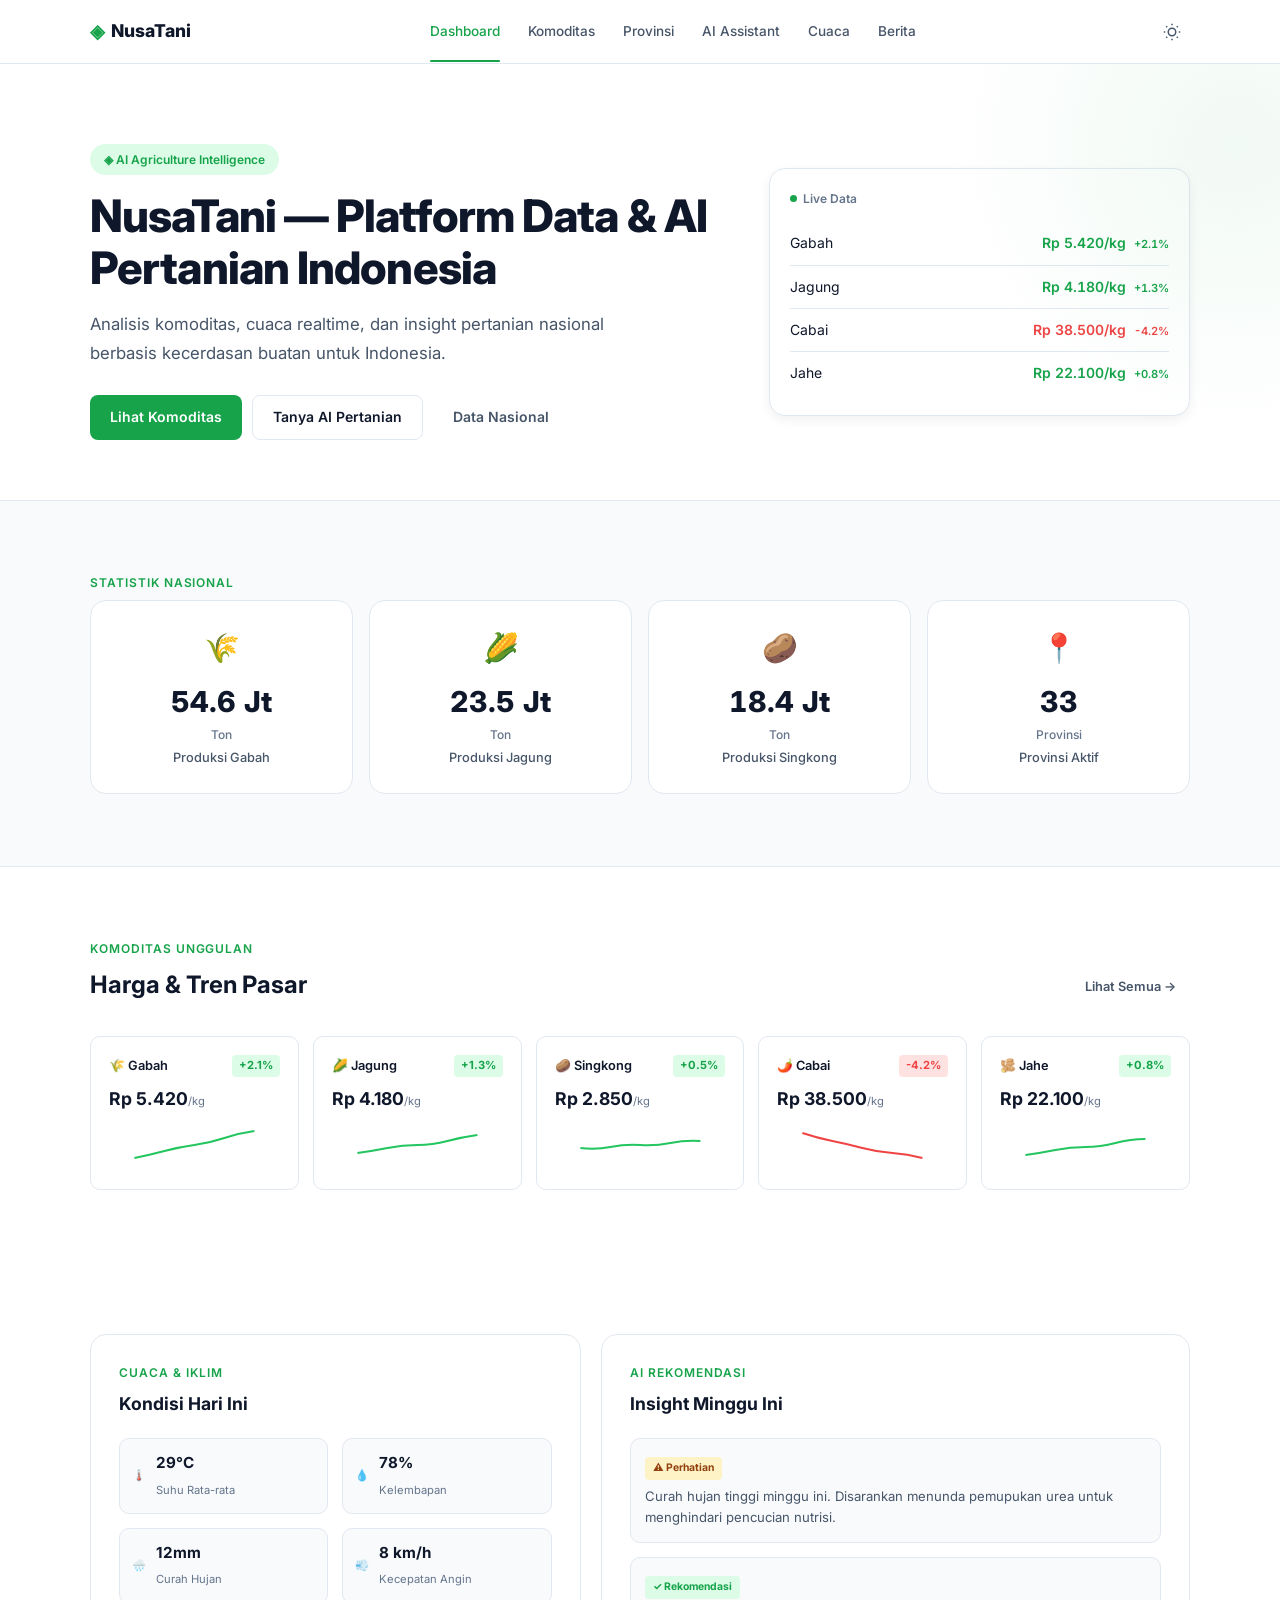
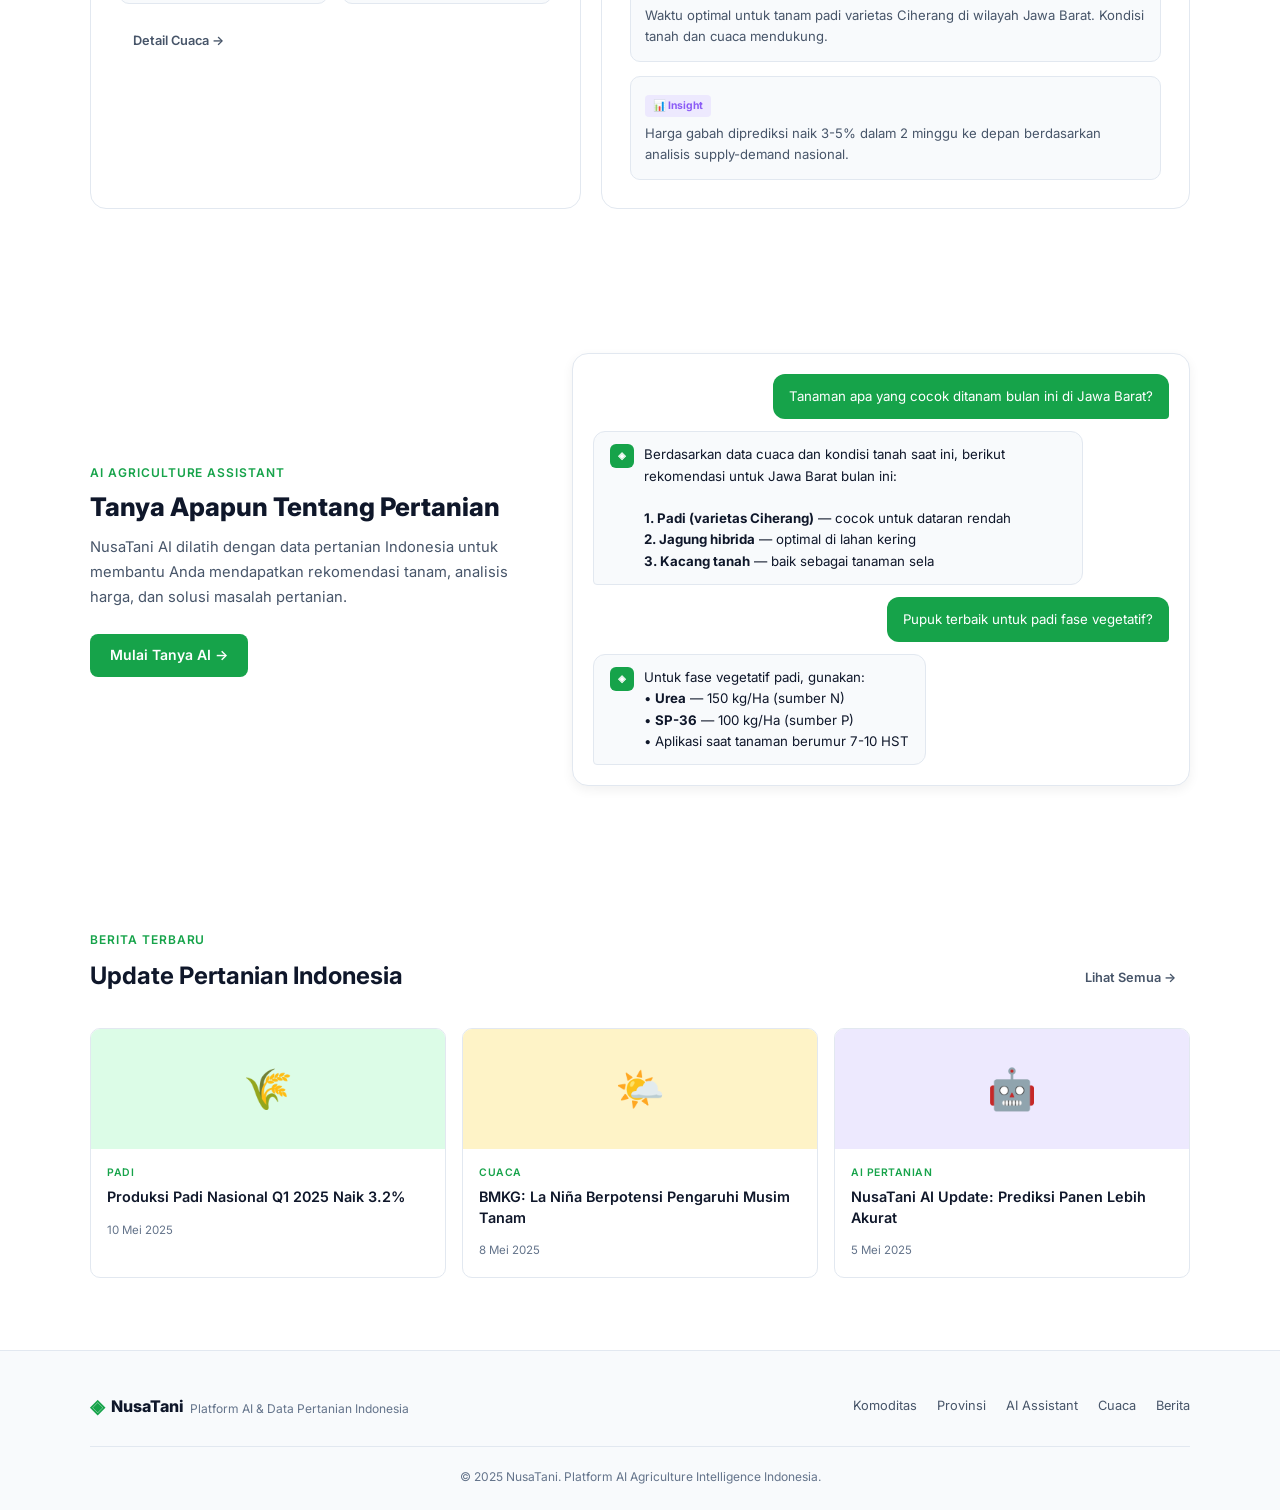
<file: index.html>
<!DOCTYPE html>
<html lang="id">
<head>
<meta charset="UTF-8">
<meta name="viewport" content="width=device-width, initial-scale=1.0">
<title>NusaTani — AI Agriculture Intelligence Platform Indonesia</title>
<meta name="description" content="Platform data dan AI pertanian Indonesia untuk analisis komoditas, cuaca, dan insight pertanian nasional.">
<link rel="preconnect" href="https://fonts.googleapis.com">
<link href="https://fonts.googleapis.com/css2?family=Inter:wght@300;400;500;600;700;800;900&display=swap" rel="stylesheet">
<link rel="stylesheet" href="styles.css">
</head>
<body>
<!-- Navbar -->
<nav id="navbar" class="navbar">
<div class="container nav-inner">
<a href="/" class="nav-brand"><span class="brand-icon">◈</span> NusaTani</a>
<div class="nav-links" id="navLinks">
<a href="/" class="active">Dashboard</a>
<a href="commodities.html">Komoditas</a>
<a href="province.html">Provinsi</a>
<a href="ai-assistant.html">AI Assistant</a>
<a href="weather.html">Cuaca</a>
<a href="news.html">Berita</a>
</div>
<div class="nav-actions">
<button id="darkToggle" class="icon-btn" aria-label="Toggle dark mode">
<svg class="sun-icon" width="18" height="18" viewBox="0 0 24 24" fill="none" stroke="currentColor" stroke-width="2"><circle cx="12" cy="12" r="5"/><path d="M12 1v2M12 21v2M4.22 4.22l1.42 1.42M18.36 18.36l1.42 1.42M1 12h2M21 12h2M4.22 19.78l1.42-1.42M18.36 5.64l1.42-1.42"/></svg>
<svg class="moon-icon" width="18" height="18" viewBox="0 0 24 24" fill="none" stroke="currentColor" stroke-width="2"><path d="M21 12.79A9 9 0 1111.21 3 7 7 0 0021 12.79z"/></svg>
</button>
<button id="mobileMenu" class="icon-btn mobile-only" aria-label="Menu">
<svg width="22" height="22" viewBox="0 0 24 24" fill="none" stroke="currentColor" stroke-width="2"><path d="M3 12h18M3 6h18M3 18h18"/></svg>
</button>
</div>
</div>
</nav>

<!-- Hero -->
<section class="hero">
<div class="container">
<div class="hero-content">
<div class="hero-badge">◈ AI Agriculture Intelligence</div>
<h1>NusaTani — Platform Data & AI<br>Pertanian Indonesia</h1>
<p class="hero-desc">Analisis komoditas, cuaca realtime, dan insight pertanian nasional berbasis kecerdasan buatan untuk Indonesia.</p>
<div class="hero-actions">
<a href="commodities.html" class="btn btn-primary">Lihat Komoditas</a>
<a href="ai-assistant.html" class="btn btn-secondary">Tanya AI Pertanian</a>
<a href="province.html" class="btn btn-ghost">Data Nasional</a>
</div>
</div>
<div class="hero-visual">
<div class="hero-card">
<div class="hc-header"><span class="hc-dot green"></span> Live Data</div>
<div class="hc-row"><span>Gabah</span><span class="hc-val green">Rp 5.420/kg <small>+2.1%</small></span></div>
<div class="hc-row"><span>Jagung</span><span class="hc-val green">Rp 4.180/kg <small>+1.3%</small></span></div>
<div class="hc-row"><span>Cabai</span><span class="hc-val red">Rp 38.500/kg <small>-4.2%</small></span></div>
<div class="hc-row"><span>Jahe</span><span class="hc-val green">Rp 22.100/kg <small>+0.8%</small></span></div>
</div>
</div>
</div>
</section>

<!-- National Stats -->
<section class="section stats-section">
<div class="container">
<div class="section-label">Statistik Nasional</div>
<div class="stats-grid">
<div class="stat-card">
<div class="stat-icon">🌾</div>
<div class="stat-val" data-target="54740000">0</div>
<div class="stat-unit">Ton</div>
<div class="stat-label">Produksi Gabah</div>
</div>
<div class="stat-card">
<div class="stat-icon">🌽</div>
<div class="stat-val" data-target="23580000">0</div>
<div class="stat-unit">Ton</div>
<div class="stat-label">Produksi Jagung</div>
</div>
<div class="stat-card">
<div class="stat-icon">🥔</div>
<div class="stat-val" data-target="18430000">0</div>
<div class="stat-unit">Ton</div>
<div class="stat-label">Produksi Singkong</div>
</div>
<div class="stat-card">
<div class="stat-icon">📍</div>
<div class="stat-val" data-target="34">0</div>
<div class="stat-unit">Provinsi</div>
<div class="stat-label">Provinsi Aktif</div>
</div>
</div>
</div>
</section>

<!-- Top Commodities -->
<section class="section commodities-section">
<div class="container">
<div class="section-header">
<div>
<div class="section-label">Komoditas Unggulan</div>
<h2>Harga & Tren Pasar</h2>
</div>
<a href="commodities.html" class="btn btn-ghost btn-sm">Lihat Semua →</a>
</div>
<div class="commodity-grid">
<div class="commodity-card">
<div class="cm-top"><span class="cm-name">🌾 Gabah</span><span class="cm-change green">+2.1%</span></div>
<div class="cm-price">Rp 5.420<small>/kg</small></div>
<svg class="cm-chart" viewBox="0 0 120 40"><path d="M0,35 Q15,32 30,28 T60,22 T90,15 T120,8" fill="none" stroke="#22c55e" stroke-width="2"/></svg>
</div>
<div class="commodity-card">
<div class="cm-top"><span class="cm-name">🌽 Jagung</span><span class="cm-change green">+1.3%</span></div>
<div class="cm-price">Rp 4.180<small>/kg</small></div>
<svg class="cm-chart" viewBox="0 0 120 40"><path d="M0,30 Q15,28 30,25 T60,22 T90,18 T120,12" fill="none" stroke="#22c55e" stroke-width="2"/></svg>
</div>
<div class="commodity-card">
<div class="cm-top"><span class="cm-name">🥔 Singkong</span><span class="cm-change green">+0.5%</span></div>
<div class="cm-price">Rp 2.850<small>/kg</small></div>
<svg class="cm-chart" viewBox="0 0 120 40"><path d="M0,25 Q15,27 30,24 T60,22 T90,20 T120,18" fill="none" stroke="#22c55e" stroke-width="2"/></svg>
</div>
<div class="commodity-card">
<div class="cm-top"><span class="cm-name">🌶️ Cabai</span><span class="cm-change red">-4.2%</span></div>
<div class="cm-price">Rp 38.500<small>/kg</small></div>
<svg class="cm-chart" viewBox="0 0 120 40"><path d="M0,10 Q15,15 30,18 T60,25 T90,30 T120,35" fill="none" stroke="#ef4444" stroke-width="2"/></svg>
</div>
<div class="commodity-card">
<div class="cm-top"><span class="cm-name">🫚 Jahe</span><span class="cm-change green">+0.8%</span></div>
<div class="cm-price">Rp 22.100<small>/kg</small></div>
<svg class="cm-chart" viewBox="0 0 120 40"><path d="M0,32 Q15,30 30,27 T60,24 T90,20 T120,16" fill="none" stroke="#22c55e" stroke-width="2"/></svg>
</div>
</div>
</div>
</section>

<!-- Weather & Recommendation -->
<section class="section weather-section">
<div class="container">
<div class="weather-grid">
<div class="weather-card">
<div class="section-label">Cuaca & Iklim</div>
<h3>Kondisi Hari Ini</h3>
<div class="weather-data">
<div class="wd-item"><span class="wd-icon">🌡️</span><div><strong>29°C</strong><span>Suhu Rata-rata</span></div></div>
<div class="wd-item"><span class="wd-icon">💧</span><div><strong>78%</strong><span>Kelembapan</span></div></div>
<div class="wd-item"><span class="wd-icon">🌧️</span><div><strong>12mm</strong><span>Curah Hujan</span></div></div>
<div class="wd-item"><span class="wd-icon">💨</span><div><strong>8 km/h</strong><span>Kecepatan Angin</span></div></div>
</div>
<a href="weather.html" class="btn btn-ghost btn-sm">Detail Cuaca →</a>
</div>
<div class="rec-card">
<div class="section-label">AI Rekomendasi</div>
<h3>Insight Minggu Ini</h3>
<div class="rec-list">
<div class="rec-item">
<span class="rec-badge warning">⚠️ Perhatian</span>
<p>Curah hujan tinggi minggu ini. Disarankan menunda pemupukan urea untuk menghindari pencucian nutrisi.</p>
</div>
<div class="rec-item">
<span class="rec-badge success">✓ Rekomendasi</span>
<p>Waktu optimal untuk tanam padi varietas Ciherang di wilayah Jawa Barat. Kondisi tanah dan cuaca mendukung.</p>
</div>
<div class="rec-item">
<span class="rec-badge info">📊 Insight</span>
<p>Harga gabah diprediksi naik 3-5% dalam 2 minggu ke depan berdasarkan analisis supply-demand nasional.</p>
</div>
</div>
</div>
</div>
</div>
</section>

<!-- AI Assistant Preview -->
<section class="section ai-section">
<div class="container">
<div class="ai-grid">
<div class="ai-info">
<div class="section-label">AI Agriculture Assistant</div>
<h2>Tanya Apapun Tentang Pertanian</h2>
<p>NusaTani AI dilatih dengan data pertanian Indonesia untuk membantu Anda mendapatkan rekomendasi tanam, analisis harga, dan solusi masalah pertanian.</p>
<a href="ai-assistant.html" class="btn btn-primary">Mulai Tanya AI →</a>
</div>
<div class="ai-preview">
<div class="chat-window">
<div class="chat-msg user">Tanaman apa yang cocok ditanam bulan ini di Jawa Barat?</div>
<div class="chat-msg ai">
<div class="ai-avatar">◈</div>
<div class="chat-text">Berdasarkan data cuaca dan kondisi tanah saat ini, berikut rekomendasi untuk Jawa Barat bulan ini:<br><br><strong>1. Padi (varietas Ciherang)</strong> — cocok untuk dataran rendah<br><strong>2. Jagung hibrida</strong> — optimal di lahan kering<br><strong>3. Kacang tanah</strong> — baik sebagai tanaman sela</div>
</div>
<div class="chat-msg user">Pupuk terbaik untuk padi fase vegetatif?</div>
<div class="chat-msg ai">
<div class="ai-avatar">◈</div>
<div class="chat-text">Untuk fase vegetatif padi, gunakan:<br>• <strong>Urea</strong> — 150 kg/Ha (sumber N)<br>• <strong>SP-36</strong> — 100 kg/Ha (sumber P)<br>• Aplikasi saat tanaman berumur 7-10 HST</div>
</div>
</div>
</div>
</div>
</div>
</section>

<!-- News -->
<section class="section news-section">
<div class="container">
<div class="section-header">
<div>
<div class="section-label">Berita Terbaru</div>
<h2>Update Pertanian Indonesia</h2>
</div>
<a href="news.html" class="btn btn-ghost btn-sm">Lihat Semua →</a>
</div>
<div class="news-grid">
<article class="news-card">
<div class="news-img" style="background:#dcfce7">🌾</div>
<div class="news-body">
<span class="news-cat">Padi</span>
<h4>Produksi Padi Nasional Q1 2025 Naik 3.2%</h4>
<span class="news-date">10 Mei 2025</span>
</div>
</article>
<article class="news-card">
<div class="news-img" style="background:#fef3c7">🌤️</div>
<div class="news-body">
<span class="news-cat">Cuaca</span>
<h4>BMKG: La Niña Berpotensi Pengaruhi Musim Tanam</h4>
<span class="news-date">8 Mei 2025</span>
</div>
</article>
<article class="news-card">
<div class="news-img" style="background:#ede9fe">🤖</div>
<div class="news-body">
<span class="news-cat">AI Pertanian</span>
<h4>NusaTani AI Update: Prediksi Panen Lebih Akurat</h4>
<span class="news-date">5 Mei 2025</span>
</div>
</article>
</div>
</div>
</section>

<!-- Footer -->
<footer class="footer">
<div class="container">
<div class="footer-inner">
<div class="footer-brand">
<span class="brand-icon">◈</span> NusaTani
<p>Platform AI & Data Pertanian Indonesia</p>
</div>
<div class="footer-links">
<a href="commodities.html">Komoditas</a>
<a href="province.html">Provinsi</a>
<a href="ai-assistant.html">AI Assistant</a>
<a href="weather.html">Cuaca</a>
<a href="news.html">Berita</a>
</div>
</div>
<div class="footer-bottom">
<p>© 2025 NusaTani. Platform AI Agriculture Intelligence Indonesia.</p>
</div>
</div>
</footer>

<script src="script.js"></script>
</body>
</html>
</file>
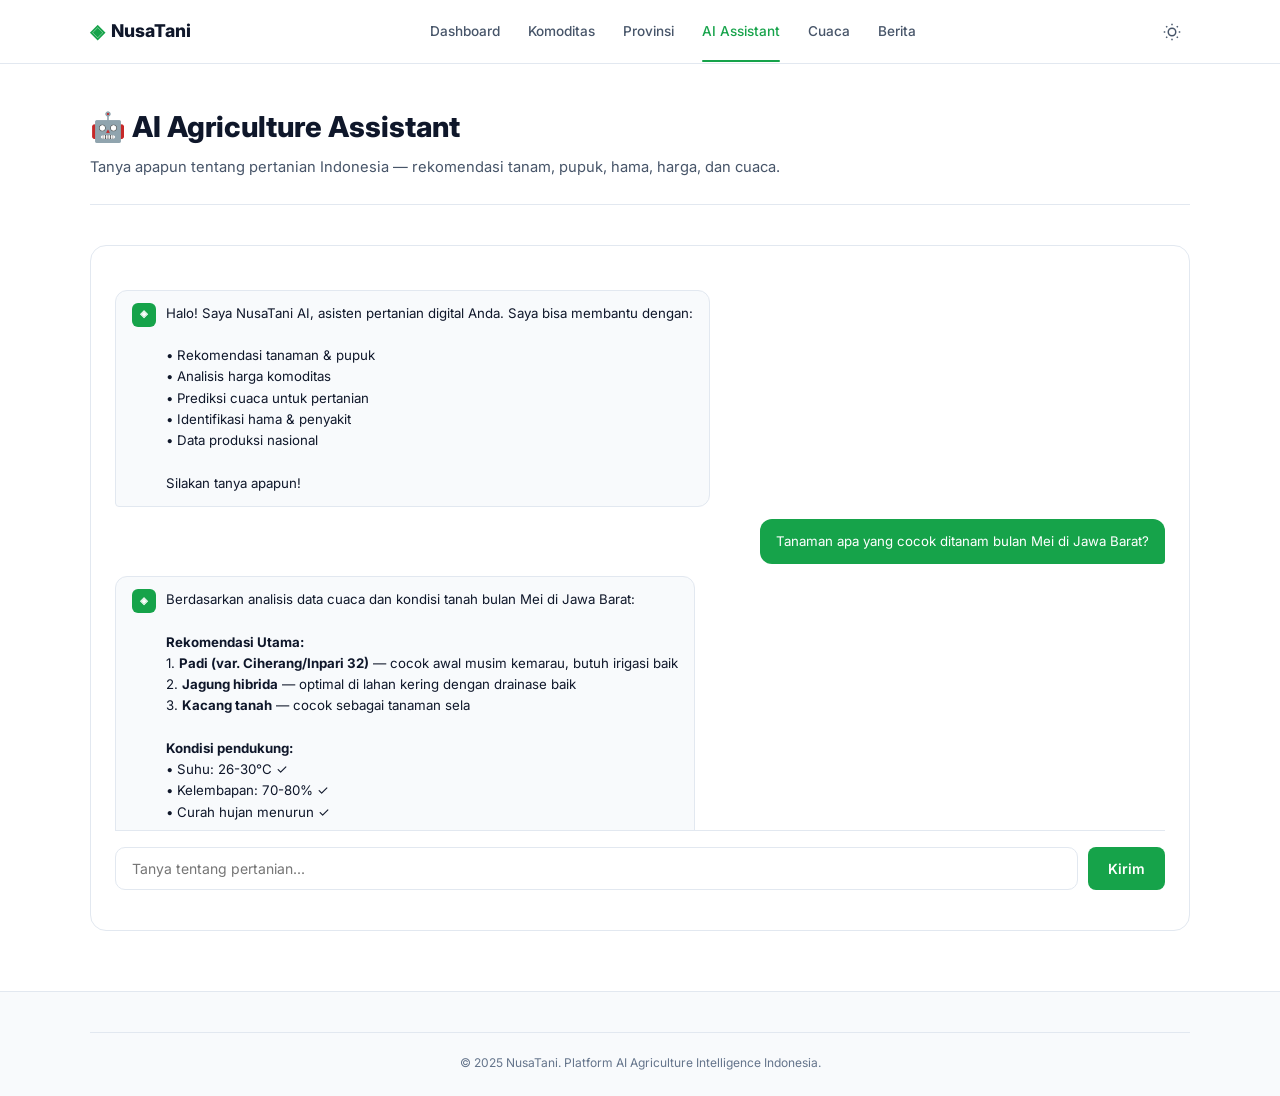
<file: ai-assistant.html>
<!DOCTYPE html>
<html lang="id">
<head>
<meta charset="UTF-8">
<meta name="viewport" content="width=device-width, initial-scale=1.0">
<title>AI Assistant — NusaTani</title>
<meta name="description" content="NusaTani AI Agriculture Assistant - tanya apapun tentang pertanian Indonesia.">
<link href="https://fonts.googleapis.com/css2?family=Inter:wght@300;400;500;600;700;800;900&display=swap" rel="stylesheet">
<link rel="stylesheet" href="styles.css">
</head>
<body>
<nav id="navbar" class="navbar">
<div class="container nav-inner">
<a href="/" class="nav-brand"><span class="brand-icon">◈</span> NusaTani</a>
<div class="nav-links" id="navLinks">
<a href="/">Dashboard</a>
<a href="commodities.html">Komoditas</a>
<a href="province.html">Provinsi</a>
<a href="ai-assistant.html" class="active">AI Assistant</a>
<a href="weather.html">Cuaca</a>
<a href="news.html">Berita</a>
</div>
<div class="nav-actions">
<button id="darkToggle" class="icon-btn"><svg class="sun-icon" width="18" height="18" viewBox="0 0 24 24" fill="none" stroke="currentColor" stroke-width="2"><circle cx="12" cy="12" r="5"/><path d="M12 1v2M12 21v2M4.22 4.22l1.42 1.42M18.36 18.36l1.42 1.42M1 12h2M21 12h2M4.22 19.78l1.42-1.42M18.36 5.64l1.42-1.42"/></svg><svg class="moon-icon" width="18" height="18" viewBox="0 0 24 24" fill="none" stroke="currentColor" stroke-width="2"><path d="M21 12.79A9 9 0 1111.21 3 7 7 0 0021 12.79z"/></svg></button>
<button id="mobileMenu" class="icon-btn mobile-only"><svg width="22" height="22" viewBox="0 0 24 24" fill="none" stroke="currentColor" stroke-width="2"><path d="M3 12h18M3 6h18M3 18h18"/></svg></button>
</div>
</div>
</nav>

<div class="container">
<div class="page-header">
<h1>🤖 AI Agriculture Assistant</h1>
<p>Tanya apapun tentang pertanian Indonesia — rekomendasi tanam, pupuk, hama, harga, dan cuaca.</p>
</div>

<div class="page-content">
<div class="card">
<div class="chat-full">
<div class="chat-messages" id="chatMessages">
<div class="chat-msg ai">
<div class="ai-avatar">◈</div>
<div class="chat-text">Halo! Saya NusaTani AI, asisten pertanian digital Anda. Saya bisa membantu dengan:<br><br>• Rekomendasi tanaman & pupuk<br>• Analisis harga komoditas<br>• Prediksi cuaca untuk pertanian<br>• Identifikasi hama & penyakit<br>• Data produksi nasional<br><br>Silakan tanya apapun!</div>
</div>
<div class="chat-msg user">Tanaman apa yang cocok ditanam bulan Mei di Jawa Barat?</div>
<div class="chat-msg ai">
<div class="ai-avatar">◈</div>
<div class="chat-text">Berdasarkan analisis data cuaca dan kondisi tanah bulan Mei di Jawa Barat:<br><br><strong>Rekomendasi Utama:</strong><br>1. <strong>Padi (var. Ciherang/Inpari 32)</strong> — cocok awal musim kemarau, butuh irigasi baik<br>2. <strong>Jagung hibrida</strong> — optimal di lahan kering dengan drainase baik<br>3. <strong>Kacang tanah</strong> — cocok sebagai tanaman sela<br><br><strong>Kondisi pendukung:</strong><br>• Suhu: 26-30°C ✓<br>• Kelembapan: 70-80% ✓<br>• Curah hujan menurun ✓<br><br>⚠️ <em>Pastikan ketersediaan air irigasi karena memasuki musim kemarau.</em></div>
</div>
<div class="chat-msg user">Kenapa daun padi saya menguning?</div>
<div class="chat-msg ai">
<div class="ai-avatar">◈</div>
<div class="chat-text">Daun padi menguning bisa disebabkan beberapa faktor:<br><br><strong>Penyebab umum:</strong><br>1. <strong>Defisiensi Nitrogen</strong> — paling sering, daun tua menguning duluan<br>2. <strong>Kelebihan air (waterlogging)</strong> — akar kekurangan oksigen<br>3. <strong>Serangan hama wereng</strong> — cek bagian bawah batang<br>4. <strong>Penyakit tungro</strong> — jika disertai kerdil<br><br><strong>Solusi cepat:</strong><br>• Aplikasi urea 50-75 kg/Ha jika defisiensi N<br>• Perbaiki drainase jika tergenang<br>• Semprot insektisida jika ada wereng<br><br>📸 <em>Untuk diagnosis lebih akurat, upload foto tanaman Anda.</em></div>
</div>
</div>
<div class="chat-input-area">
<input type="text" class="chat-input" id="chatInput" placeholder="Tanya tentang pertanian...">
<button class="btn btn-primary" id="chatSend">Kirim</button>
</div>
</div>
</div>
</div>
</div>

<footer class="footer">
<div class="container"><div class="footer-bottom"><p>© 2025 NusaTani. Platform AI Agriculture Intelligence Indonesia.</p></div></div>
</footer>
<script src="script.js"></script>
<script>
const chatInput = document.getElementById('chatInput');
const chatSend = document.getElementById('chatSend');
const chatMessages = document.getElementById('chatMessages');
const responses = [
  'Berdasarkan data kami, harga gabah diprediksi naik 3-5% dalam 2 minggu ke depan. Saat ini adalah waktu yang baik untuk menahan penjualan jika memungkinkan.',
  'Untuk lahan di dataran rendah dengan pH tanah 5.5-6.5, saya merekomendasikan pupuk NPK 15-15-15 dengan dosis 300 kg/Ha untuk padi fase vegetatif.',
  'Cuaca minggu depan diprediksi cerah dengan kemungkinan hujan ringan. Kondisi ini optimal untuk penyemprotan pestisida dan pemupukan susulan.',
  'Berdasarkan data produksi 5 tahun terakhir, varietas Inpari 32 memberikan hasil terbaik di wilayah Jawa Barat dengan rata-rata 7.2 ton/Ha.',
  'Untuk mengatasi hama wereng cokelat, aplikasikan insektisida berbahan aktif imidakloprid 2ml/liter air. Semprot pada pagi atau sore hari.'
];
let resIdx = 0;
function sendMessage() {
  const text = chatInput.value.trim();
  if (!text) return;
  chatMessages.innerHTML += '<div class="chat-msg user">' + text + '</div>';
  chatInput.value = '';
  setTimeout(() => {
    chatMessages.innerHTML += '<div class="chat-msg ai"><div class="ai-avatar">◈</div><div class="chat-text">' + responses[resIdx % responses.length] + '</div></div>';
    resIdx++;
    chatMessages.scrollTop = chatMessages.scrollHeight;
  }, 800);
  chatMessages.scrollTop = chatMessages.scrollHeight;
}
chatSend.addEventListener('click', sendMessage);
chatInput.addEventListener('keydown', e => { if (e.key === 'Enter') sendMessage(); });
</script>
</body>
</html>
</file>
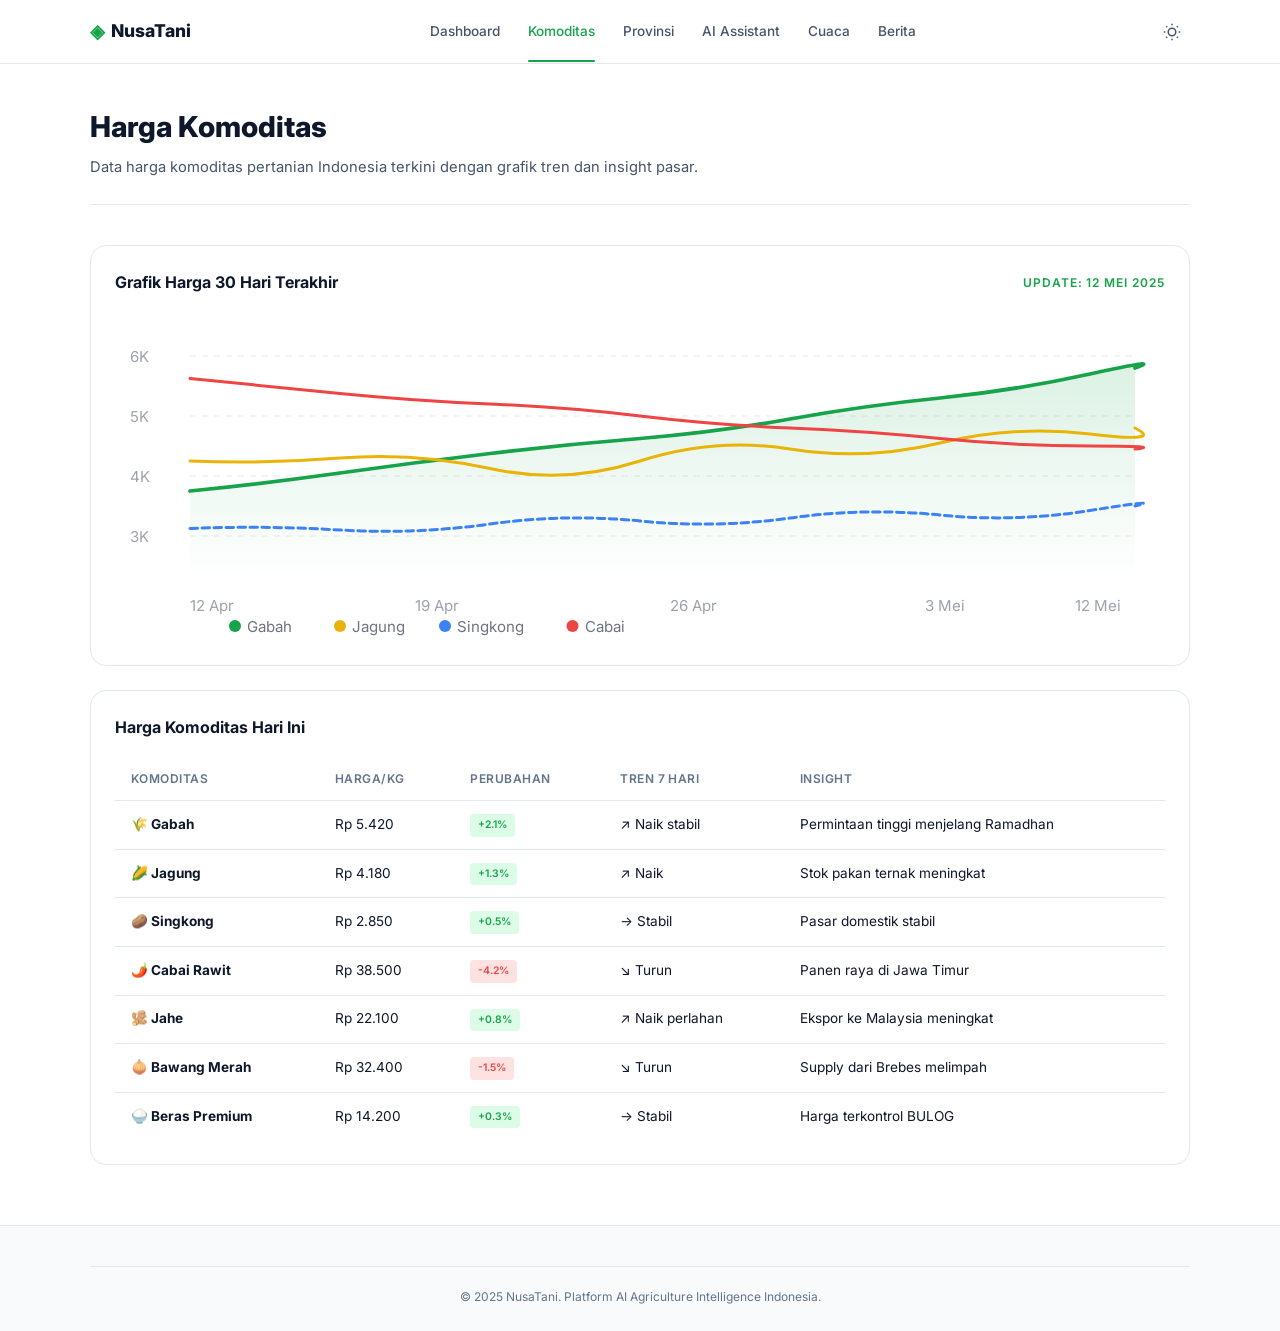
<file: commodities.html>
<!DOCTYPE html>
<html lang="id">
<head>
<meta charset="UTF-8">
<meta name="viewport" content="width=device-width, initial-scale=1.0">
<title>Komoditas — NusaTani</title>
<meta name="description" content="Data harga komoditas pertanian Indonesia realtime - gabah, jagung, singkong, cabai, jahe.">
<link href="https://fonts.googleapis.com/css2?family=Inter:wght@300;400;500;600;700;800;900&display=swap" rel="stylesheet">
<link rel="stylesheet" href="styles.css">
</head>
<body>
<nav id="navbar" class="navbar">
<div class="container nav-inner">
<a href="/" class="nav-brand"><span class="brand-icon">◈</span> NusaTani</a>
<div class="nav-links" id="navLinks">
<a href="/">Dashboard</a>
<a href="commodities.html" class="active">Komoditas</a>
<a href="province.html">Provinsi</a>
<a href="ai-assistant.html">AI Assistant</a>
<a href="weather.html">Cuaca</a>
<a href="news.html">Berita</a>
</div>
<div class="nav-actions">
<button id="darkToggle" class="icon-btn" aria-label="Toggle dark mode">
<svg class="sun-icon" width="18" height="18" viewBox="0 0 24 24" fill="none" stroke="currentColor" stroke-width="2"><circle cx="12" cy="12" r="5"/><path d="M12 1v2M12 21v2M4.22 4.22l1.42 1.42M18.36 18.36l1.42 1.42M1 12h2M21 12h2M4.22 19.78l1.42-1.42M18.36 5.64l1.42-1.42"/></svg>
<svg class="moon-icon" width="18" height="18" viewBox="0 0 24 24" fill="none" stroke="currentColor" stroke-width="2"><path d="M21 12.79A9 9 0 1111.21 3 7 7 0 0021 12.79z"/></svg>
</button>
<button id="mobileMenu" class="icon-btn mobile-only"><svg width="22" height="22" viewBox="0 0 24 24" fill="none" stroke="currentColor" stroke-width="2"><path d="M3 12h18M3 6h18M3 18h18"/></svg></button>
</div>
</div>
</nav>

<div class="container">
<div class="page-header">
<h1>Harga Komoditas</h1>
<p>Data harga komoditas pertanian Indonesia terkini dengan grafik tren dan insight pasar.</p>
</div>

<div class="page-content">
<!-- Price Chart -->
<div class="card" style="margin-bottom:24px">
<div class="card-header">
<h3>Grafik Harga 30 Hari Terakhir</h3>
<div class="section-label" style="margin:0">Update: 12 Mei 2025</div>
</div>
<div style="overflow:hidden;border-radius:8px">
<svg viewBox="0 0 700 220" width="100%" style="display:block">
<defs>
<linearGradient id="gGabah" x1="0" y1="0" x2="0" y2="1"><stop offset="0%" stop-color="#16a34a" stop-opacity=".15"/><stop offset="100%" stop-color="#16a34a" stop-opacity="0"/></linearGradient>
</defs>
<!-- Grid -->
<line x1="50" y1="30" x2="680" y2="30" stroke="currentColor" stroke-opacity=".06" stroke-dasharray="4"/>
<line x1="50" y1="70" x2="680" y2="70" stroke="currentColor" stroke-opacity=".06" stroke-dasharray="4"/>
<line x1="50" y1="110" x2="680" y2="110" stroke="currentColor" stroke-opacity=".06" stroke-dasharray="4"/>
<line x1="50" y1="150" x2="680" y2="150" stroke="currentColor" stroke-opacity=".06" stroke-dasharray="4"/>
<!-- Labels -->
<text x="10" y="34" font-size="10" fill="currentColor" opacity=".4">6K</text>
<text x="10" y="74" font-size="10" fill="currentColor" opacity=".4">5K</text>
<text x="10" y="114" font-size="10" fill="currentColor" opacity=".4">4K</text>
<text x="10" y="154" font-size="10" fill="currentColor" opacity=".4">3K</text>
<text x="50" y="200" font-size="10" fill="currentColor" opacity=".4">12 Apr</text>
<text x="200" y="200" font-size="10" fill="currentColor" opacity=".4">19 Apr</text>
<text x="370" y="200" font-size="10" fill="currentColor" opacity=".4">26 Apr</text>
<text x="540" y="200" font-size="10" fill="currentColor" opacity=".4">3 Mei</text>
<text x="640" y="200" font-size="10" fill="currentColor" opacity=".4">12 Mei</text>
<!-- Gabah -->
<path d="M50,120 Q100,115 150,108 T250,95 T350,85 T450,72 T550,58 T650,42 T680,38" fill="none" stroke="#16a34a" stroke-width="2.5" stroke-linecap="round"/>
<path d="M50,120 Q100,115 150,108 T250,95 T350,85 T450,72 T550,58 T650,42 T680,38 L680,180 L50,180Z" fill="url(#gGabah)"/>
<!-- Jagung -->
<path d="M50,100 Q100,102 150,98 T250,105 T350,100 T450,92 T550,88 T650,82 T680,78" fill="none" stroke="#eab308" stroke-width="2" stroke-linecap="round"/>
<!-- Singkong -->
<path d="M50,145 Q100,143 150,146 T250,142 T350,140 T450,138 T550,136 T650,133 T680,130" fill="none" stroke="#3b82f6" stroke-width="2" stroke-linecap="round" stroke-dasharray="5,3"/>
<!-- Cabai -->
<path d="M50,45 Q100,50 150,55 T250,62 T350,70 T450,78 T550,85 T650,90 T680,92" fill="none" stroke="#ef4444" stroke-width="2" stroke-linecap="round"/>
<!-- Legend -->
<circle cx="80" cy="210" r="4" fill="#16a34a"/><text x="88" y="214" font-size="10" fill="currentColor" opacity=".6">Gabah</text>
<circle cx="150" cy="210" r="4" fill="#eab308"/><text x="158" y="214" font-size="10" fill="currentColor" opacity=".6">Jagung</text>
<circle cx="220" cy="210" r="4" fill="#3b82f6"/><text x="228" y="214" font-size="10" fill="currentColor" opacity=".6">Singkong</text>
<circle cx="305" cy="210" r="4" fill="#ef4444"/><text x="313" y="214" font-size="10" fill="currentColor" opacity=".6">Cabai</text>
</svg>
</div>
</div>

<!-- Price Table -->
<div class="card">
<div class="card-header">
<h3>Harga Komoditas Hari Ini</h3>
</div>
<table class="data-table">
<thead>
<tr><th>Komoditas</th><th>Harga/kg</th><th>Perubahan</th><th>Tren 7 Hari</th><th>Insight</th></tr>
</thead>
<tbody>
<tr>
<td><strong>🌾 Gabah</strong></td>
<td>Rp 5.420</td>
<td><span class="tag green">+2.1%</span></td>
<td>↗️ Naik stabil</td>
<td>Permintaan tinggi menjelang Ramadhan</td>
</tr>
<tr>
<td><strong>🌽 Jagung</strong></td>
<td>Rp 4.180</td>
<td><span class="tag green">+1.3%</span></td>
<td>↗️ Naik</td>
<td>Stok pakan ternak meningkat</td>
</tr>
<tr>
<td><strong>🥔 Singkong</strong></td>
<td>Rp 2.850</td>
<td><span class="tag green">+0.5%</span></td>
<td>→ Stabil</td>
<td>Pasar domestik stabil</td>
</tr>
<tr>
<td><strong>🌶️ Cabai Rawit</strong></td>
<td>Rp 38.500</td>
<td><span class="tag red">-4.2%</span></td>
<td>↘️ Turun</td>
<td>Panen raya di Jawa Timur</td>
</tr>
<tr>
<td><strong>🫚 Jahe</strong></td>
<td>Rp 22.100</td>
<td><span class="tag green">+0.8%</span></td>
<td>↗️ Naik perlahan</td>
<td>Ekspor ke Malaysia meningkat</td>
</tr>
<tr>
<td><strong>🧅 Bawang Merah</strong></td>
<td>Rp 32.400</td>
<td><span class="tag red">-1.5%</span></td>
<td>↘️ Turun</td>
<td>Supply dari Brebes melimpah</td>
</tr>
<tr>
<td><strong>🍚 Beras Premium</strong></td>
<td>Rp 14.200</td>
<td><span class="tag green">+0.3%</span></td>
<td>→ Stabil</td>
<td>Harga terkontrol BULOG</td>
</tr>
</tbody>
</table>
</div>
</div>
</div>

<footer class="footer">
<div class="container">
<div class="footer-bottom"><p>© 2025 NusaTani. Platform AI Agriculture Intelligence Indonesia.</p></div>
</div>
</footer>
<script src="script.js"></script>
</body>
</html>
</file>
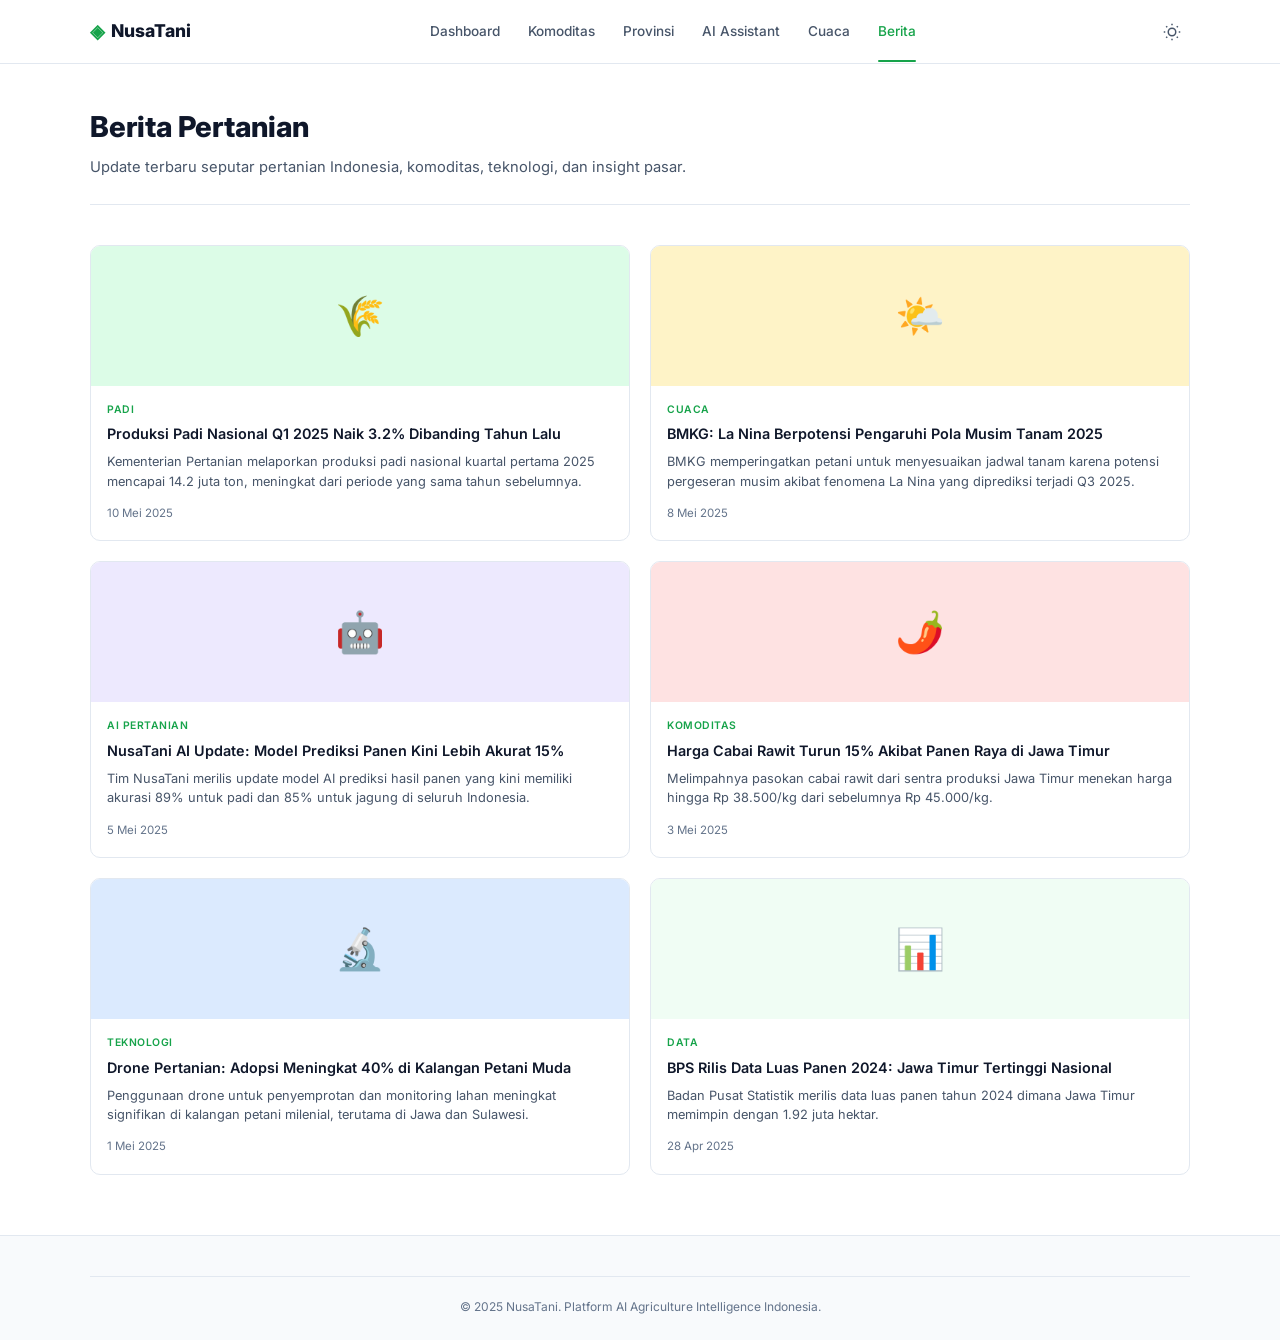
<file: news.html>
<!DOCTYPE html>
<html lang="id">
<head>
<meta charset="UTF-8">
<meta name="viewport" content="width=device-width, initial-scale=1.0">
<title>Berita Pertanian — NusaTani</title>
<meta name="description" content="Berita terbaru pertanian Indonesia - komoditas, teknologi, cuaca, dan AI pertanian.">
<link href="https://fonts.googleapis.com/css2?family=Inter:wght@300;400;500;600;700;800;900&display=swap" rel="stylesheet">
<link rel="stylesheet" href="styles.css">
</head>
<body>
<nav id="navbar" class="navbar">
<div class="container nav-inner">
<a href="/" class="nav-brand"><span class="brand-icon">◈</span> NusaTani</a>
<div class="nav-links" id="navLinks">
<a href="/">Dashboard</a>
<a href="commodities.html">Komoditas</a>
<a href="province.html">Provinsi</a>
<a href="ai-assistant.html">AI Assistant</a>
<a href="weather.html">Cuaca</a>
<a href="news.html" class="active">Berita</a>
</div>
<div class="nav-actions">
<button id="darkToggle" class="icon-btn"><svg class="sun-icon" width="18" height="18" viewBox="0 0 24 24" fill="none" stroke="currentColor" stroke-width="2"><circle cx="12" cy="12" r="5"/><path d="M12 1v2M12 21v2M4.22 4.22l1.42 1.42M18.36 18.36l1.42 1.42M1 12h2M21 12h2M4.22 19.78l1.42-1.42M18.36 5.64l1.42-1.42"/></svg><svg class="moon-icon" width="18" height="18" viewBox="0 0 24 24" fill="none" stroke="currentColor" stroke-width="2"><path d="M21 12.79A9 9 0 1111.21 3 7 7 0 0021 12.79z"/></svg></button>
<button id="mobileMenu" class="icon-btn mobile-only"><svg width="22" height="22" viewBox="0 0 24 24" fill="none" stroke="currentColor" stroke-width="2"><path d="M3 12h18M3 6h18M3 18h18"/></svg></button>
</div>
</div>
</nav>

<div class="container">
<div class="page-header">
<h1>Berita Pertanian</h1>
<p>Update terbaru seputar pertanian Indonesia, komoditas, teknologi, dan insight pasar.</p>
</div>

<div class="page-content">
<div class="news-grid" style="grid-template-columns:repeat(2,1fr);gap:20px">
<article class="news-card">
<div class="news-img" style="background:#dcfce7;height:140px">🌾</div>
<div class="news-body">
<span class="news-cat">Padi</span>
<h4>Produksi Padi Nasional Q1 2025 Naik 3.2% Dibanding Tahun Lalu</h4>
<p style="font-size:.8rem;color:var(--text-s);margin:8px 0;line-height:1.5">Kementerian Pertanian melaporkan produksi padi nasional kuartal pertama 2025 mencapai 14.2 juta ton, meningkat dari periode yang sama tahun sebelumnya.</p>
<span class="news-date">10 Mei 2025</span>
</div>
</article>
<article class="news-card">
<div class="news-img" style="background:#fef3c7;height:140px">🌤️</div>
<div class="news-body">
<span class="news-cat">Cuaca</span>
<h4>BMKG: La Nina Berpotensi Pengaruhi Pola Musim Tanam 2025</h4>
<p style="font-size:.8rem;color:var(--text-s);margin:8px 0;line-height:1.5">BMKG memperingatkan petani untuk menyesuaikan jadwal tanam karena potensi pergeseran musim akibat fenomena La Nina yang diprediksi terjadi Q3 2025.</p>
<span class="news-date">8 Mei 2025</span>
</div>
</article>
<article class="news-card">
<div class="news-img" style="background:#ede9fe;height:140px">🤖</div>
<div class="news-body">
<span class="news-cat">AI Pertanian</span>
<h4>NusaTani AI Update: Model Prediksi Panen Kini Lebih Akurat 15%</h4>
<p style="font-size:.8rem;color:var(--text-s);margin:8px 0;line-height:1.5">Tim NusaTani merilis update model AI prediksi hasil panen yang kini memiliki akurasi 89% untuk padi dan 85% untuk jagung di seluruh Indonesia.</p>
<span class="news-date">5 Mei 2025</span>
</div>
</article>
<article class="news-card">
<div class="news-img" style="background:#fee2e2;height:140px">🌶️</div>
<div class="news-body">
<span class="news-cat">Komoditas</span>
<h4>Harga Cabai Rawit Turun 15% Akibat Panen Raya di Jawa Timur</h4>
<p style="font-size:.8rem;color:var(--text-s);margin:8px 0;line-height:1.5">Melimpahnya pasokan cabai rawit dari sentra produksi Jawa Timur menekan harga hingga Rp 38.500/kg dari sebelumnya Rp 45.000/kg.</p>
<span class="news-date">3 Mei 2025</span>
</div>
</article>
<article class="news-card">
<div class="news-img" style="background:#dbeafe;height:140px">🔬</div>
<div class="news-body">
<span class="news-cat">Teknologi</span>
<h4>Drone Pertanian: Adopsi Meningkat 40% di Kalangan Petani Muda</h4>
<p style="font-size:.8rem;color:var(--text-s);margin:8px 0;line-height:1.5">Penggunaan drone untuk penyemprotan dan monitoring lahan meningkat signifikan di kalangan petani milenial, terutama di Jawa dan Sulawesi.</p>
<span class="news-date">1 Mei 2025</span>
</div>
</article>
<article class="news-card">
<div class="news-img" style="background:#f0fdf4;height:140px">📊</div>
<div class="news-body">
<span class="news-cat">Data</span>
<h4>BPS Rilis Data Luas Panen 2024: Jawa Timur Tertinggi Nasional</h4>
<p style="font-size:.8rem;color:var(--text-s);margin:8px 0;line-height:1.5">Badan Pusat Statistik merilis data luas panen tahun 2024 dimana Jawa Timur memimpin dengan 1.92 juta hektar.</p>
<span class="news-date">28 Apr 2025</span>
</div>
</article>
</div>
</div>
</div>

<footer class="footer">
<div class="container"><div class="footer-bottom"><p>© 2025 NusaTani. Platform AI Agriculture Intelligence Indonesia.</p></div></div>
</footer>
<script src="script.js"></script>
</body>
</html>
</file>
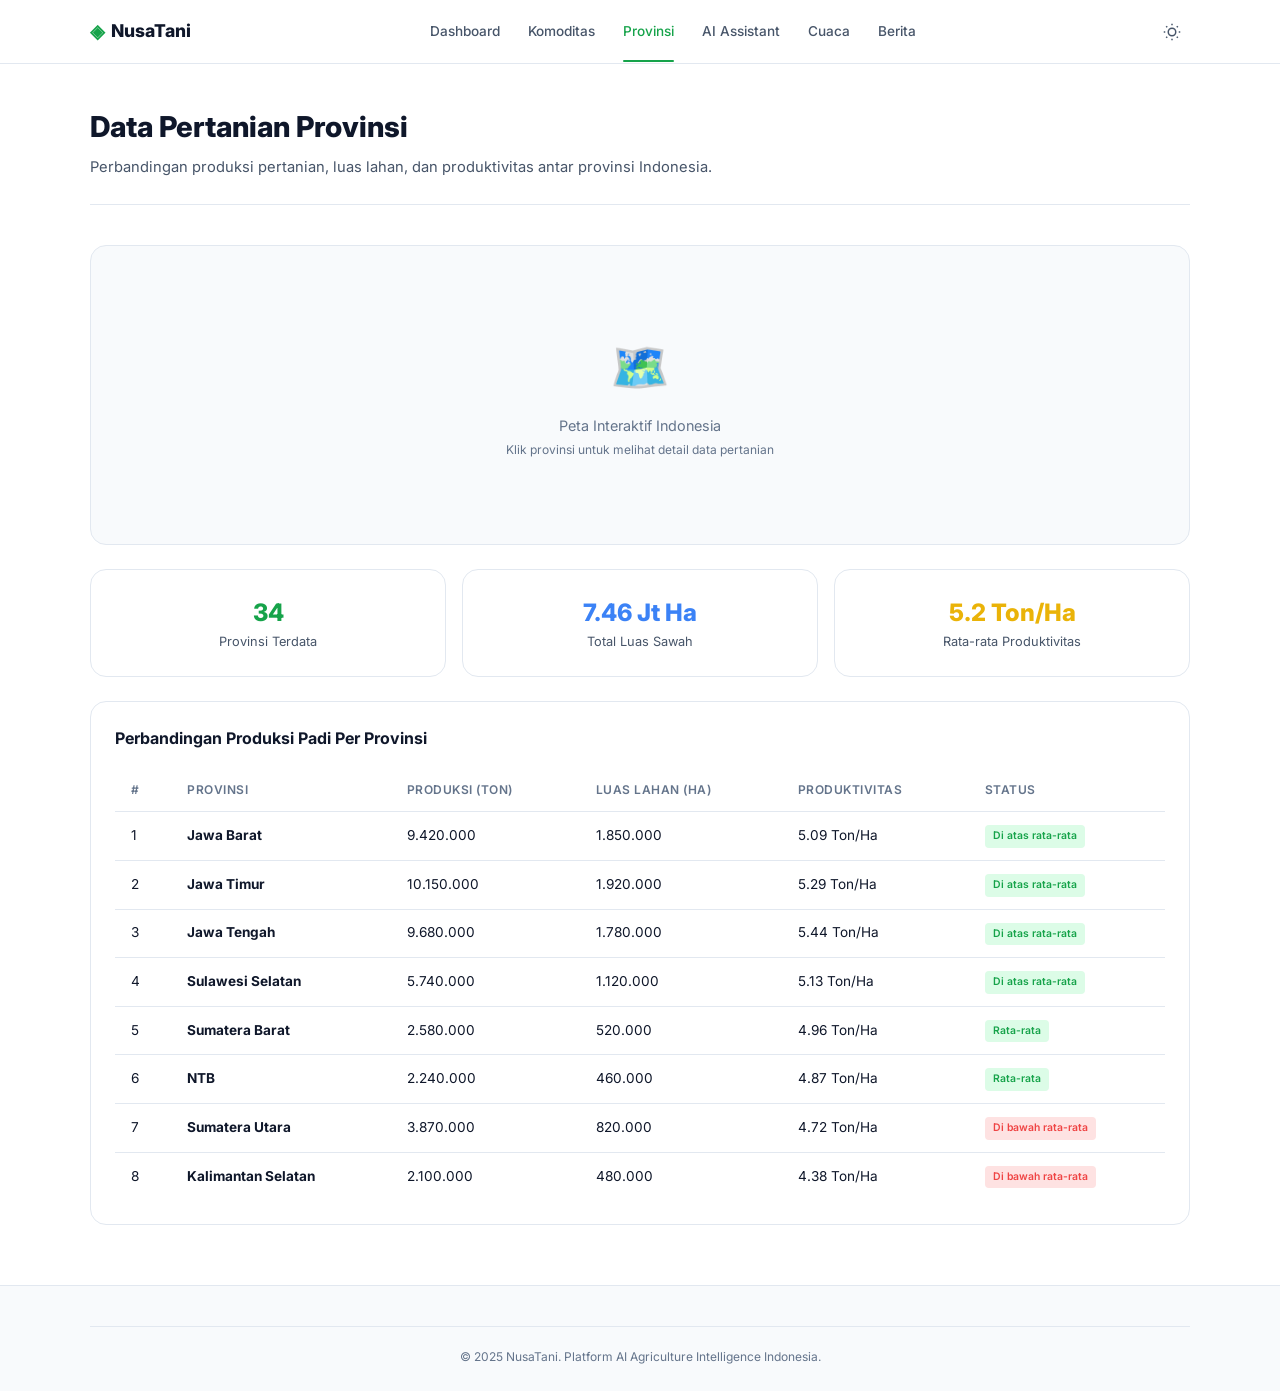
<file: province.html>
<!DOCTYPE html>
<html lang="id">
<head>
<meta charset="UTF-8">
<meta name="viewport" content="width=device-width, initial-scale=1.0">
<title>Data Provinsi — NusaTani</title>
<meta name="description" content="Data pertanian per provinsi Indonesia - perbandingan produksi, luas lahan, dan produktivitas.">
<link href="https://fonts.googleapis.com/css2?family=Inter:wght@300;400;500;600;700;800;900&display=swap" rel="stylesheet">
<link rel="stylesheet" href="styles.css">
</head>
<body>
<nav id="navbar" class="navbar">
<div class="container nav-inner">
<a href="/" class="nav-brand"><span class="brand-icon">◈</span> NusaTani</a>
<div class="nav-links" id="navLinks">
<a href="/">Dashboard</a>
<a href="commodities.html">Komoditas</a>
<a href="province.html" class="active">Provinsi</a>
<a href="ai-assistant.html">AI Assistant</a>
<a href="weather.html">Cuaca</a>
<a href="news.html">Berita</a>
</div>
<div class="nav-actions">
<button id="darkToggle" class="icon-btn"><svg class="sun-icon" width="18" height="18" viewBox="0 0 24 24" fill="none" stroke="currentColor" stroke-width="2"><circle cx="12" cy="12" r="5"/><path d="M12 1v2M12 21v2M4.22 4.22l1.42 1.42M18.36 18.36l1.42 1.42M1 12h2M21 12h2M4.22 19.78l1.42-1.42M18.36 5.64l1.42-1.42"/></svg><svg class="moon-icon" width="18" height="18" viewBox="0 0 24 24" fill="none" stroke="currentColor" stroke-width="2"><path d="M21 12.79A9 9 0 1111.21 3 7 7 0 0021 12.79z"/></svg></button>
<button id="mobileMenu" class="icon-btn mobile-only"><svg width="22" height="22" viewBox="0 0 24 24" fill="none" stroke="currentColor" stroke-width="2"><path d="M3 12h18M3 6h18M3 18h18"/></svg></button>
</div>
</div>
</nav>

<div class="container">
<div class="page-header">
<h1>Data Pertanian Provinsi</h1>
<p>Perbandingan produksi pertanian, luas lahan, dan produktivitas antar provinsi Indonesia.</p>
</div>

<div class="page-content">
<!-- Map Placeholder -->
<div class="map-placeholder" style="margin-bottom:24px">
<div style="text-align:center">
<div style="font-size:3rem;margin-bottom:8px">🗺️</div>
<p>Peta Interaktif Indonesia</p>
<small style="color:var(--text-m)">Klik provinsi untuk melihat detail data pertanian</small>
</div>
</div>

<!-- Province Stats -->
<div style="display:grid;grid-template-columns:repeat(3,1fr);gap:16px;margin-bottom:24px" class="province-stats">
<div class="card" style="text-align:center">
<div style="font-size:1.5rem;font-weight:800;color:var(--green)">34</div>
<div style="font-size:.8rem;color:var(--text-s)">Provinsi Terdata</div>
</div>
<div class="card" style="text-align:center">
<div style="font-size:1.5rem;font-weight:800;color:var(--blue)">7.46 Jt Ha</div>
<div style="font-size:.8rem;color:var(--text-s)">Total Luas Sawah</div>
</div>
<div class="card" style="text-align:center">
<div style="font-size:1.5rem;font-weight:800;color:var(--gold)">5.2 Ton/Ha</div>
<div style="font-size:.8rem;color:var(--text-s)">Rata-rata Produktivitas</div>
</div>
</div>

<!-- Province Table -->
<div class="card">
<div class="card-header">
<h3>Perbandingan Produksi Padi Per Provinsi</h3>
</div>
<table class="data-table">
<thead>
<tr><th>#</th><th>Provinsi</th><th>Produksi (Ton)</th><th>Luas Lahan (Ha)</th><th>Produktivitas</th><th>Status</th></tr>
</thead>
<tbody>
<tr><td>1</td><td><strong>Jawa Barat</strong></td><td>9.420.000</td><td>1.850.000</td><td>5.09 Ton/Ha</td><td><span class="tag green">Di atas rata-rata</span></td></tr>
<tr><td>2</td><td><strong>Jawa Timur</strong></td><td>10.150.000</td><td>1.920.000</td><td>5.29 Ton/Ha</td><td><span class="tag green">Di atas rata-rata</span></td></tr>
<tr><td>3</td><td><strong>Jawa Tengah</strong></td><td>9.680.000</td><td>1.780.000</td><td>5.44 Ton/Ha</td><td><span class="tag green">Di atas rata-rata</span></td></tr>
<tr><td>4</td><td><strong>Sulawesi Selatan</strong></td><td>5.740.000</td><td>1.120.000</td><td>5.13 Ton/Ha</td><td><span class="tag green">Di atas rata-rata</span></td></tr>
<tr><td>5</td><td><strong>Sumatera Barat</strong></td><td>2.580.000</td><td>520.000</td><td>4.96 Ton/Ha</td><td><span class="tag green">Rata-rata</span></td></tr>
<tr><td>6</td><td><strong>NTB</strong></td><td>2.240.000</td><td>460.000</td><td>4.87 Ton/Ha</td><td><span class="tag green">Rata-rata</span></td></tr>
<tr><td>7</td><td><strong>Sumatera Utara</strong></td><td>3.870.000</td><td>820.000</td><td>4.72 Ton/Ha</td><td><span class="tag red">Di bawah rata-rata</span></td></tr>
<tr><td>8</td><td><strong>Kalimantan Selatan</strong></td><td>2.100.000</td><td>480.000</td><td>4.38 Ton/Ha</td><td><span class="tag red">Di bawah rata-rata</span></td></tr>
</tbody>
</table>
</div>
</div>
</div>

<footer class="footer">
<div class="container"><div class="footer-bottom"><p>© 2025 NusaTani. Platform AI Agriculture Intelligence Indonesia.</p></div></div>
</footer>
<script src="script.js"></script>
</body>
</html>
</file>
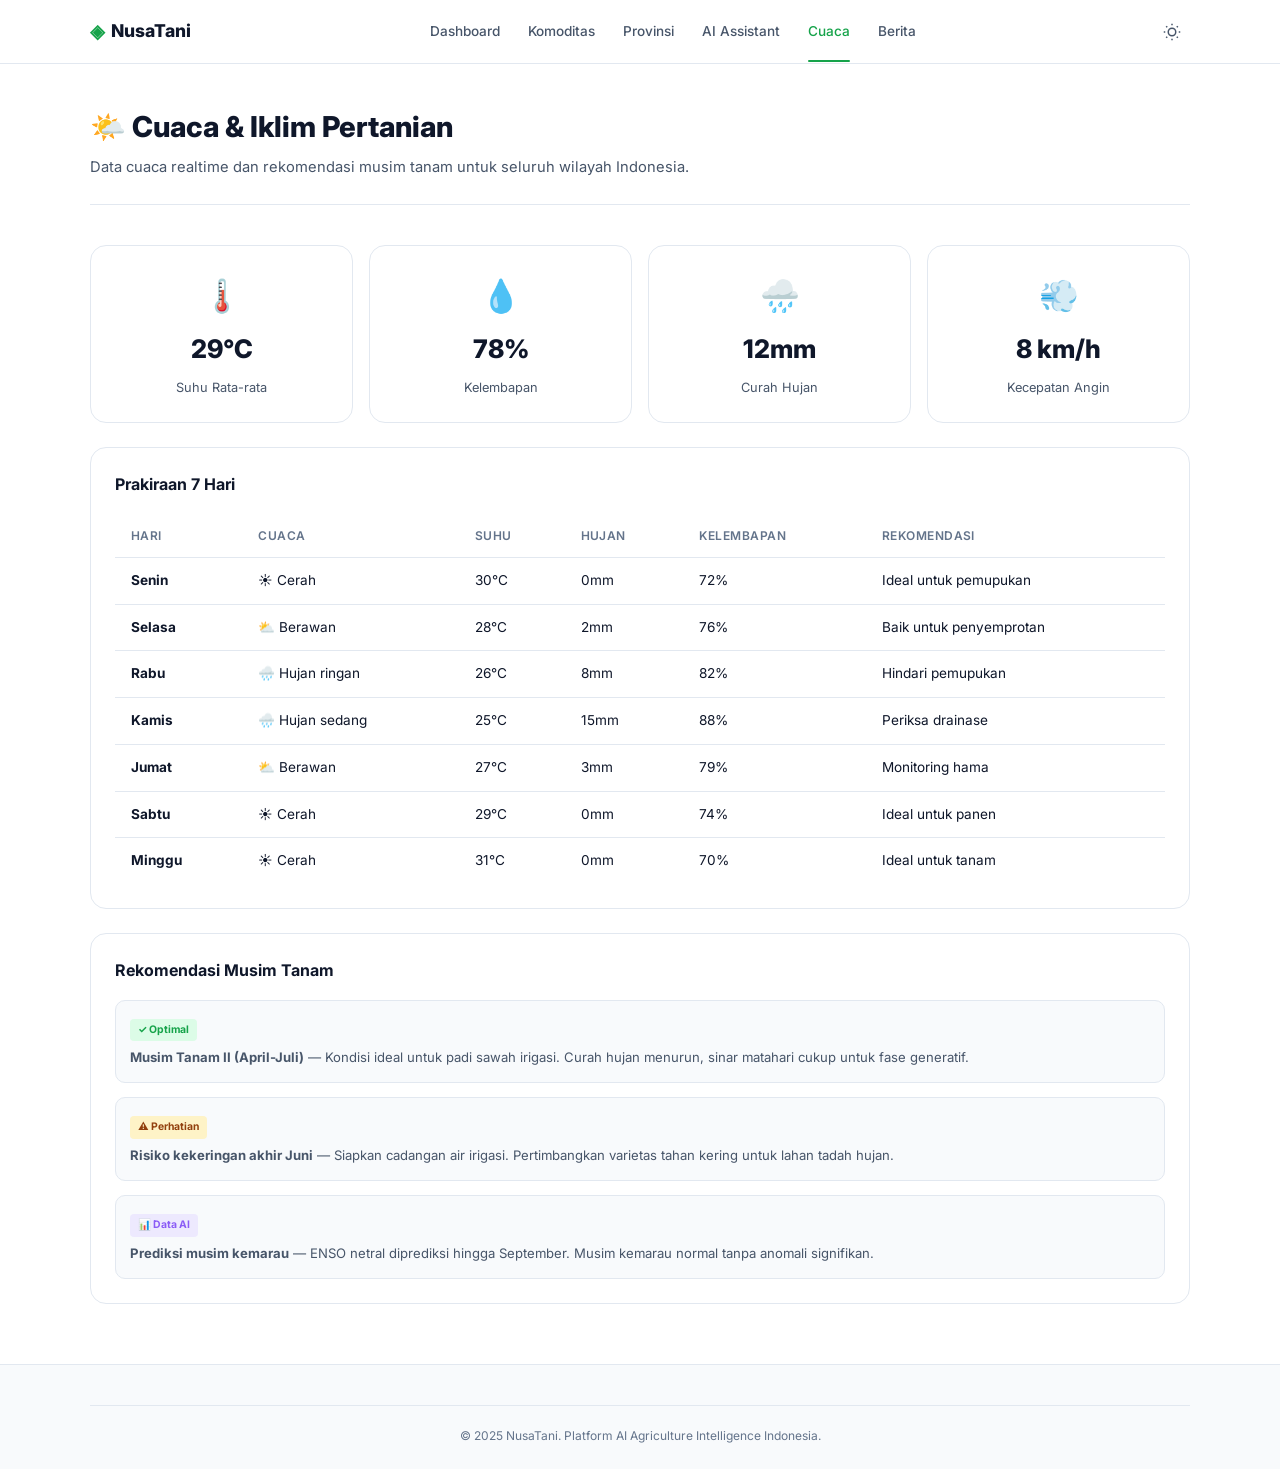
<file: weather.html>
<!DOCTYPE html>
<html lang="id">
<head>
<meta charset="UTF-8">
<meta name="viewport" content="width=device-width, initial-scale=1.0">
<title>Cuaca Pertanian — NusaTani</title>
<meta name="description" content="Data cuaca realtime untuk pertanian Indonesia - suhu, kelembapan, curah hujan, dan rekomendasi.">
<link href="https://fonts.googleapis.com/css2?family=Inter:wght@300;400;500;600;700;800;900&display=swap" rel="stylesheet">
<link rel="stylesheet" href="styles.css">
</head>
<body>
<nav id="navbar" class="navbar">
<div class="container nav-inner">
<a href="/" class="nav-brand"><span class="brand-icon">◈</span> NusaTani</a>
<div class="nav-links" id="navLinks">
<a href="/">Dashboard</a>
<a href="commodities.html">Komoditas</a>
<a href="province.html">Provinsi</a>
<a href="ai-assistant.html">AI Assistant</a>
<a href="weather.html" class="active">Cuaca</a>
<a href="news.html">Berita</a>
</div>
<div class="nav-actions">
<button id="darkToggle" class="icon-btn"><svg class="sun-icon" width="18" height="18" viewBox="0 0 24 24" fill="none" stroke="currentColor" stroke-width="2"><circle cx="12" cy="12" r="5"/><path d="M12 1v2M12 21v2M4.22 4.22l1.42 1.42M18.36 18.36l1.42 1.42M1 12h2M21 12h2M4.22 19.78l1.42-1.42M18.36 5.64l1.42-1.42"/></svg><svg class="moon-icon" width="18" height="18" viewBox="0 0 24 24" fill="none" stroke="currentColor" stroke-width="2"><path d="M21 12.79A9 9 0 1111.21 3 7 7 0 0021 12.79z"/></svg></button>
<button id="mobileMenu" class="icon-btn mobile-only"><svg width="22" height="22" viewBox="0 0 24 24" fill="none" stroke="currentColor" stroke-width="2"><path d="M3 12h18M3 6h18M3 18h18"/></svg></button>
</div>
</div>
</nav>

<div class="container">
<div class="page-header">
<h1>🌤️ Cuaca & Iklim Pertanian</h1>
<p>Data cuaca realtime dan rekomendasi musim tanam untuk seluruh wilayah Indonesia.</p>
</div>

<div class="page-content">
<!-- Current Weather -->
<div style="display:grid;grid-template-columns:repeat(4,1fr);gap:16px;margin-bottom:24px" class="weather-stats">
<div class="card" style="text-align:center">
<div style="font-size:2rem">🌡️</div>
<div style="font-size:1.6rem;font-weight:800;margin:8px 0">29°C</div>
<div style="font-size:.8rem;color:var(--text-s)">Suhu Rata-rata</div>
</div>
<div class="card" style="text-align:center">
<div style="font-size:2rem">💧</div>
<div style="font-size:1.6rem;font-weight:800;margin:8px 0">78%</div>
<div style="font-size:.8rem;color:var(--text-s)">Kelembapan</div>
</div>
<div class="card" style="text-align:center">
<div style="font-size:2rem">🌧️</div>
<div style="font-size:1.6rem;font-weight:800;margin:8px 0">12mm</div>
<div style="font-size:.8rem;color:var(--text-s)">Curah Hujan</div>
</div>
<div class="card" style="text-align:center">
<div style="font-size:2rem">💨</div>
<div style="font-size:1.6rem;font-weight:800;margin:8px 0">8 km/h</div>
<div style="font-size:.8rem;color:var(--text-s)">Kecepatan Angin</div>
</div>
</div>

<!-- Forecast -->
<div class="card" style="margin-bottom:24px">
<div class="card-header"><h3>Prakiraan 7 Hari</h3></div>
<table class="data-table">
<thead><tr><th>Hari</th><th>Cuaca</th><th>Suhu</th><th>Hujan</th><th>Kelembapan</th><th>Rekomendasi</th></tr></thead>
<tbody>
<tr><td><strong>Senin</strong></td><td>☀️ Cerah</td><td>30°C</td><td>0mm</td><td>72%</td><td>Ideal untuk pemupukan</td></tr>
<tr><td><strong>Selasa</strong></td><td>⛅ Berawan</td><td>28°C</td><td>2mm</td><td>76%</td><td>Baik untuk penyemprotan</td></tr>
<tr><td><strong>Rabu</strong></td><td>🌧️ Hujan ringan</td><td>26°C</td><td>8mm</td><td>82%</td><td>Hindari pemupukan</td></tr>
<tr><td><strong>Kamis</strong></td><td>🌧️ Hujan sedang</td><td>25°C</td><td>15mm</td><td>88%</td><td>Periksa drainase</td></tr>
<tr><td><strong>Jumat</strong></td><td>⛅ Berawan</td><td>27°C</td><td>3mm</td><td>79%</td><td>Monitoring hama</td></tr>
<tr><td><strong>Sabtu</strong></td><td>☀️ Cerah</td><td>29°C</td><td>0mm</td><td>74%</td><td>Ideal untuk panen</td></tr>
<tr><td><strong>Minggu</strong></td><td>☀️ Cerah</td><td>31°C</td><td>0mm</td><td>70%</td><td>Ideal untuk tanam</td></tr>
</tbody>
</table>
</div>

<!-- Farming Recommendations -->
<div class="card">
<div class="card-header"><h3>Rekomendasi Musim Tanam</h3></div>
<div class="rec-list">
<div class="rec-item">
<span class="rec-badge success">✓ Optimal</span>
<p><strong>Musim Tanam II (April-Juli)</strong> — Kondisi ideal untuk padi sawah irigasi. Curah hujan menurun, sinar matahari cukup untuk fase generatif.</p>
</div>
<div class="rec-item">
<span class="rec-badge warning">⚠️ Perhatian</span>
<p><strong>Risiko kekeringan akhir Juni</strong> — Siapkan cadangan air irigasi. Pertimbangkan varietas tahan kering untuk lahan tadah hujan.</p>
</div>
<div class="rec-item">
<span class="rec-badge info">📊 Data AI</span>
<p><strong>Prediksi musim kemarau</strong> — ENSO netral diprediksi hingga September. Musim kemarau normal tanpa anomali signifikan.</p>
</div>
</div>
</div>
</div>
</div>

<footer class="footer">
<div class="container"><div class="footer-bottom"><p>© 2025 NusaTani. Platform AI Agriculture Intelligence Indonesia.</p></div></div>
</footer>
<script src="script.js"></script>
</body>
</html>
</file>
<file: styles.css>
/* ===== RESET & BASE ===== */
*,*::before,*::after{box-sizing:border-box;margin:0;padding:0}
html{font-size:16px;scroll-behavior:smooth}
body{font-family:'Inter',-apple-system,BlinkMacSystemFont,sans-serif;line-height:1.6;background:var(--bg);color:var(--text);transition:background .3s,color .3s;overflow-x:hidden}
a{text-decoration:none;color:inherit}
button{border:none;cursor:pointer;font-family:inherit;background:transparent}
input,textarea{font-family:inherit}

/* ===== VARIABLES ===== */
:root{
--bg:#ffffff;--bg-s:#f8fafc;--bg-card:#ffffff;--border:#e2e8f0;
--text:#0f172a;--text-s:#475569;--text-m:#64748b;
--green:#16a34a;--green-l:#dcfce7;--red:#ef4444;--red-l:#fee2e2;
--blue:#3b82f6;--gold:#eab308;--purple:#8b5cf6;
--shadow:0 1px 3px rgba(0,0,0,.04),0 1px 2px rgba(0,0,0,.03);
--shadow-md:0 4px 12px rgba(0,0,0,.06);
--shadow-lg:0 12px 32px rgba(0,0,0,.08);
--radius:10px;--radius-lg:16px;
--transition:.2s ease;
--nav-h:64px;
}
.dark{
--bg:#0a0f1a;--bg-s:#111827;--bg-card:#1e293b;--border:#1e293b;
--text:#f1f5f9;--text-s:#94a3b8;--text-m:#64748b;
--shadow:0 1px 3px rgba(0,0,0,.2);
--shadow-md:0 4px 12px rgba(0,0,0,.3);
--shadow-lg:0 12px 32px rgba(0,0,0,.4);
}

/* ===== UTILITY ===== */
.container{max-width:1140px;margin:0 auto;padding:0 20px}
.section{padding:72px 0}
.section-label{font-size:.75rem;font-weight:600;text-transform:uppercase;letter-spacing:.08em;color:var(--green);margin-bottom:8px}
.section-header{display:flex;align-items:flex-end;justify-content:space-between;margin-bottom:32px;gap:16px}
.section-header h2{font-size:1.5rem;font-weight:700}

/* ===== BUTTONS ===== */
.btn{display:inline-flex;align-items:center;gap:6px;font-size:.875rem;font-weight:600;padding:10px 20px;border-radius:8px;transition:var(--transition);white-space:nowrap}
.btn-sm{padding:7px 14px;font-size:.8rem}
.btn-primary{background:var(--green);color:#fff}
.btn-primary:hover{background:#15803d;transform:translateY(-1px);box-shadow:0 4px 12px rgba(22,163,74,.25)}
.btn-secondary{background:var(--bg-card);color:var(--text);border:1px solid var(--border)}
.btn-secondary:hover{border-color:var(--green);color:var(--green)}
.btn-ghost{color:var(--text-s)}
.btn-ghost:hover{color:var(--green)}

/* ===== NAVBAR ===== */
.navbar{position:sticky;top:0;z-index:100;height:var(--nav-h);display:flex;align-items:center;background:rgba(255,255,255,.8);backdrop-filter:blur(16px);border-bottom:1px solid var(--border);transition:background .3s,border .3s}
.dark .navbar{background:rgba(10,15,26,.85)}
.nav-inner{display:flex;align-items:center;justify-content:space-between;width:100%}
.nav-brand{font-size:1.1rem;font-weight:800;display:flex;align-items:center;gap:6px;color:var(--text)}
.brand-icon{color:var(--green);font-weight:900;font-size:1.2rem}
.nav-links{display:flex;gap:28px}
.nav-links a{font-size:.85rem;font-weight:500;color:var(--text-s);transition:var(--transition);position:relative}
.nav-links a:hover,.nav-links a.active{color:var(--green)}
.nav-links a.active::after{content:'';position:absolute;bottom:-20px;left:0;right:0;height:2px;background:var(--green);border-radius:2px}
.nav-actions{display:flex;align-items:center;gap:8px}
.icon-btn{width:36px;height:36px;border-radius:8px;display:flex;align-items:center;justify-content:center;color:var(--text-s);transition:var(--transition)}
.icon-btn:hover{background:var(--bg-s);color:var(--text)}
.moon-icon{display:none}.dark .sun-icon{display:none}.dark .moon-icon{display:block}
.mobile-only{display:none}

/* ===== HERO ===== */
.hero{padding:80px 0 60px;position:relative;overflow:hidden}
.hero::before{content:'';position:absolute;top:-50%;right:-20%;width:600px;height:600px;background:radial-gradient(circle,rgba(22,163,74,.06) 0%,transparent 70%);pointer-events:none}
.hero .container{display:grid;grid-template-columns:1.2fr 0.8fr;gap:48px;align-items:center}
.hero-badge{display:inline-flex;align-items:center;gap:6px;padding:6px 14px;background:var(--green-l);color:var(--green);border-radius:100px;font-size:.75rem;font-weight:600;margin-bottom:16px}
.dark .hero-badge{background:rgba(22,163,74,.12)}
.hero h1{font-size:clamp(1.8rem,4vw,2.8rem);font-weight:800;line-height:1.15;letter-spacing:-.02em;margin-bottom:16px}
.hero-desc{font-size:1.05rem;color:var(--text-s);margin-bottom:28px;max-width:520px;line-height:1.7}
.hero-actions{display:flex;gap:10px;flex-wrap:wrap}

/* Hero Card */
.hero-card{background:var(--bg-card);border:1px solid var(--border);border-radius:var(--radius-lg);padding:20px;box-shadow:var(--shadow-md)}
.hc-header{font-size:.75rem;font-weight:600;color:var(--text-m);margin-bottom:14px;display:flex;align-items:center;gap:6px}
.hc-dot{width:7px;height:7px;border-radius:50%;animation:pulse 2s infinite}
.hc-dot.green{background:var(--green)}
@keyframes pulse{0%,100%{opacity:1}50%{opacity:.4}}
.hc-row{display:flex;justify-content:space-between;align-items:center;padding:10px 0;border-bottom:1px solid var(--border);font-size:.875rem}
.hc-row:last-child{border:none}
.hc-val{font-weight:600;font-variant-numeric:tabular-nums}
.hc-val.green{color:var(--green)}.hc-val.red{color:var(--red)}
.hc-val small{font-size:.7rem;margin-left:4px}

/* ===== STATS ===== */
.stats-section{background:var(--bg-s);border-top:1px solid var(--border);border-bottom:1px solid var(--border)}
.stats-grid{display:grid;grid-template-columns:repeat(4,1fr);gap:16px}
.stat-card{background:var(--bg-card);border:1px solid var(--border);border-radius:var(--radius-lg);padding:24px;text-align:center;transition:var(--transition)}
.stat-card:hover{transform:translateY(-3px);box-shadow:var(--shadow-md)}
.stat-icon{font-size:1.8rem;margin-bottom:8px}
.stat-val{font-size:1.8rem;font-weight:800;color:var(--text);font-variant-numeric:tabular-nums}
.stat-unit{font-size:.75rem;color:var(--text-m);font-weight:500;margin-bottom:4px}
.stat-label{font-size:.8rem;color:var(--text-s);font-weight:500}

/* ===== COMMODITIES ===== */
.commodity-grid{display:grid;grid-template-columns:repeat(5,1fr);gap:14px}
.commodity-card{background:var(--bg-card);border:1px solid var(--border);border-radius:var(--radius);padding:18px;transition:var(--transition)}
.commodity-card:hover{border-color:var(--green);box-shadow:var(--shadow-md);transform:translateY(-2px)}
.cm-top{display:flex;justify-content:space-between;align-items:center;margin-bottom:8px}
.cm-name{font-size:.8rem;font-weight:600}
.cm-change{font-size:.7rem;font-weight:700;padding:2px 7px;border-radius:4px}
.cm-change.green{background:var(--green-l);color:var(--green)}
.cm-change.red{background:var(--red-l);color:var(--red)}
.dark .cm-change.green{background:rgba(22,163,74,.15)}
.dark .cm-change.red{background:rgba(239,68,68,.15)}
.cm-price{font-size:1.1rem;font-weight:700;margin-bottom:10px}
.cm-price small{font-size:.7rem;color:var(--text-m);font-weight:400}
.cm-chart{width:100%;height:40px}

/* ===== WEATHER ===== */
.weather-grid{display:grid;grid-template-columns:1fr 1.2fr;gap:20px}
.weather-card,.rec-card{background:var(--bg-card);border:1px solid var(--border);border-radius:var(--radius-lg);padding:28px}
.weather-card h3,.rec-card h3{font-size:1.1rem;font-weight:700;margin-bottom:20px}
.weather-data{display:grid;grid-template-columns:1fr 1fr;gap:14px;margin-bottom:20px}
.wd-item{display:flex;align-items:center;gap:10px;padding:12px;background:var(--bg-s);border-radius:var(--radius);border:1px solid var(--border)}
.wd-icon{font-size:1.2rem}
.wd-item strong{display:block;font-size:.95rem}
.wd-item span{font-size:.7rem;color:var(--text-m)}
.rec-list{display:flex;flex-direction:column;gap:14px}
.rec-item{padding:14px;border-radius:var(--radius);border:1px solid var(--border);background:var(--bg-s)}
.rec-badge{font-size:.65rem;font-weight:700;padding:3px 8px;border-radius:4px;display:inline-block;margin-bottom:6px}
.rec-badge.warning{background:#fef3c7;color:#92400e}
.rec-badge.success{background:var(--green-l);color:var(--green)}
.rec-badge.info{background:#ede9fe;color:var(--purple)}
.dark .rec-badge.warning{background:rgba(234,179,8,.12);color:#fbbf24}
.dark .rec-badge.success{background:rgba(22,163,74,.12);color:#4ade80}
.dark .rec-badge.info{background:rgba(139,92,246,.12);color:#a78bfa}
.rec-item p{font-size:.82rem;color:var(--text-s);line-height:1.6}

/* ===== AI SECTION ===== */
.ai-grid{display:grid;grid-template-columns:1fr 1.4fr;gap:40px;align-items:center}
.ai-info h2{font-size:1.6rem;font-weight:800;margin-bottom:12px;line-height:1.3}
.ai-info p{color:var(--text-s);margin-bottom:24px;line-height:1.7;font-size:.92rem}
.chat-window{background:var(--bg-card);border:1px solid var(--border);border-radius:var(--radius-lg);padding:20px;display:flex;flex-direction:column;gap:12px;box-shadow:var(--shadow-md)}
.chat-msg{padding:12px 16px;border-radius:12px;font-size:.83rem;line-height:1.6;max-width:85%}
.chat-msg.user{background:var(--green);color:#fff;align-self:flex-end;border-bottom-right-radius:4px}
.chat-msg.ai{background:var(--bg-s);border:1px solid var(--border);display:flex;gap:10px;align-self:flex-start;border-bottom-left-radius:4px}
.ai-avatar{width:24px;height:24px;background:var(--green);color:#fff;border-radius:6px;display:flex;align-items:center;justify-content:center;font-size:.65rem;font-weight:800;flex-shrink:0}
.chat-text{flex:1}
.chat-text strong{color:var(--text)}

/* ===== NEWS ===== */
.news-grid{display:grid;grid-template-columns:repeat(3,1fr);gap:16px}
.news-card{background:var(--bg-card);border:1px solid var(--border);border-radius:var(--radius);overflow:hidden;transition:var(--transition)}
.news-card:hover{transform:translateY(-3px);box-shadow:var(--shadow-md)}
.news-img{height:120px;display:flex;align-items:center;justify-content:center;font-size:2.5rem}
.news-body{padding:16px}
.news-cat{font-size:.65rem;font-weight:600;text-transform:uppercase;letter-spacing:.05em;color:var(--green);margin-bottom:6px;display:block}
.news-body h4{font-size:.9rem;font-weight:600;margin-bottom:8px;line-height:1.4}
.news-date{font-size:.72rem;color:var(--text-m)}

/* ===== FOOTER ===== */
.footer{border-top:1px solid var(--border);padding:40px 0 24px;background:var(--bg-s)}
.footer-inner{display:flex;justify-content:space-between;align-items:center;margin-bottom:24px}
.footer-brand{font-size:1rem;font-weight:800;display:flex;align-items:center;gap:6px}
.footer-brand p{font-size:.75rem;color:var(--text-m);font-weight:400;margin-top:4px}
.footer-links{display:flex;gap:20px}
.footer-links a{font-size:.8rem;color:var(--text-s);transition:var(--transition)}
.footer-links a:hover{color:var(--green)}
.footer-bottom{border-top:1px solid var(--border);padding-top:20px;text-align:center}
.footer-bottom p{font-size:.75rem;color:var(--text-m)}

/* ===== ANIMATIONS ===== */
@keyframes fadeUp{from{opacity:0;transform:translateY(20px)}to{opacity:1;transform:translateY(0)}}
.fade-in{opacity:0;transform:translateY(20px);transition:opacity .6s ease,transform .6s ease}
.fade-in.visible{opacity:1;transform:translateY(0)}

/* ===== PAGE STYLES (shared across pages) ===== */
.page-header{padding:40px 0 24px;border-bottom:1px solid var(--border);margin-bottom:40px}
.page-header h1{font-size:1.8rem;font-weight:800;margin-bottom:6px}
.page-header p{color:var(--text-s);font-size:.92rem}
.page-content{padding-bottom:60px}
.card{background:var(--bg-card);border:1px solid var(--border);border-radius:var(--radius-lg);padding:24px}
.card-header{display:flex;justify-content:space-between;align-items:center;margin-bottom:16px}
.card-header h3{font-size:1rem;font-weight:700}
.data-table{width:100%;border-collapse:collapse}
.data-table th,.data-table td{padding:12px 16px;text-align:left;border-bottom:1px solid var(--border);font-size:.85rem}
.data-table th{font-weight:600;color:var(--text-m);font-size:.75rem;text-transform:uppercase;letter-spacing:.04em}
.data-table tr:last-child td{border:none}
.data-table tr:hover td{background:var(--bg-s)}
.tag{font-size:.65rem;font-weight:600;padding:3px 8px;border-radius:4px;display:inline-block}
.tag.green{background:var(--green-l);color:var(--green)}
.tag.red{background:var(--red-l);color:var(--red)}
.dark .tag.green{background:rgba(22,163,74,.15)}
.dark .tag.red{background:rgba(239,68,68,.15)}

/* Province map placeholder */
.map-placeholder{background:var(--bg-s);border:1px solid var(--border);border-radius:var(--radius-lg);height:300px;display:flex;align-items:center;justify-content:center;font-size:.9rem;color:var(--text-m)}

/* AI Chat full */
.chat-full{display:flex;flex-direction:column;height:calc(100vh - var(--nav-h) - 200px);min-height:400px}
.chat-messages{flex:1;overflow-y:auto;display:flex;flex-direction:column;gap:12px;padding:20px 0}
.chat-input-area{display:flex;gap:10px;padding:16px 0;border-top:1px solid var(--border)}
.chat-input{flex:1;padding:12px 16px;border:1px solid var(--border);border-radius:var(--radius);background:var(--bg-card);color:var(--text);font-size:.875rem;outline:none;transition:var(--transition)}
.chat-input:focus{border-color:var(--green);box-shadow:0 0 0 3px rgba(22,163,74,.1)}

/* ===== RESPONSIVE ===== */
@media(max-width:1024px){
.commodity-grid{grid-template-columns:repeat(3,1fr)}
.hero .container{grid-template-columns:1fr}
.hero-visual{display:none}
.ai-grid{grid-template-columns:1fr}
.weather-grid{grid-template-columns:1fr}
}
@media(max-width:768px){
.nav-links{display:none;position:absolute;top:var(--nav-h);left:0;right:0;background:var(--bg);border-bottom:1px solid var(--border);flex-direction:column;padding:16px 20px;gap:12px;box-shadow:var(--shadow-lg)}
.nav-links.open{display:flex}
.nav-links a.active::after{display:none}
.mobile-only{display:flex}
.stats-grid{grid-template-columns:repeat(2,1fr)}
.commodity-grid{grid-template-columns:repeat(2,1fr)}
.news-grid{grid-template-columns:1fr}
.section{padding:48px 0}
.hero{padding:48px 0 40px}
.hero h1{font-size:1.6rem}
.hero-actions{flex-direction:column;align-items:flex-start}
.footer-inner{flex-direction:column;gap:16px;text-align:center}
.footer-links{flex-wrap:wrap;justify-content:center}
.section-header{flex-direction:column;align-items:flex-start}
}
@media(max-width:480px){
.stats-grid{grid-template-columns:1fr}
.commodity-grid{grid-template-columns:1fr}
.weather-data{grid-template-columns:1fr}
}
</file>
